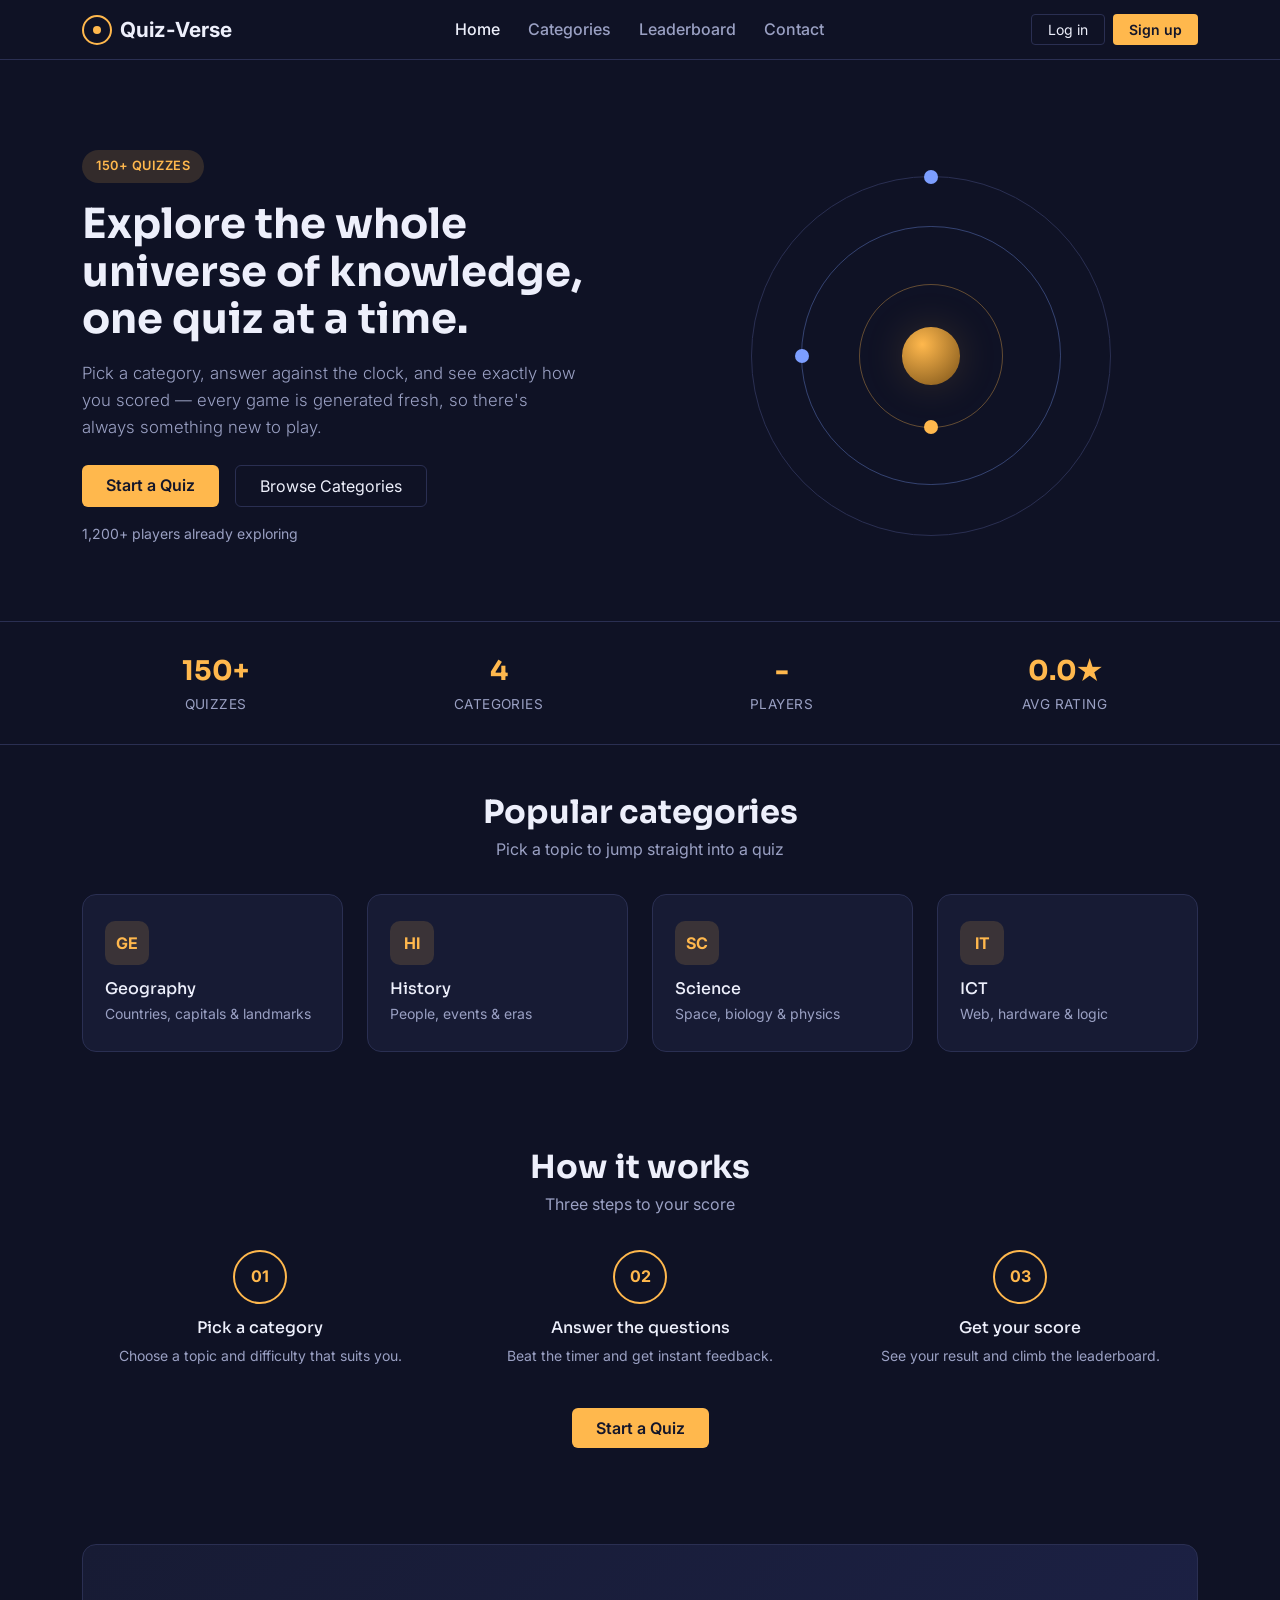
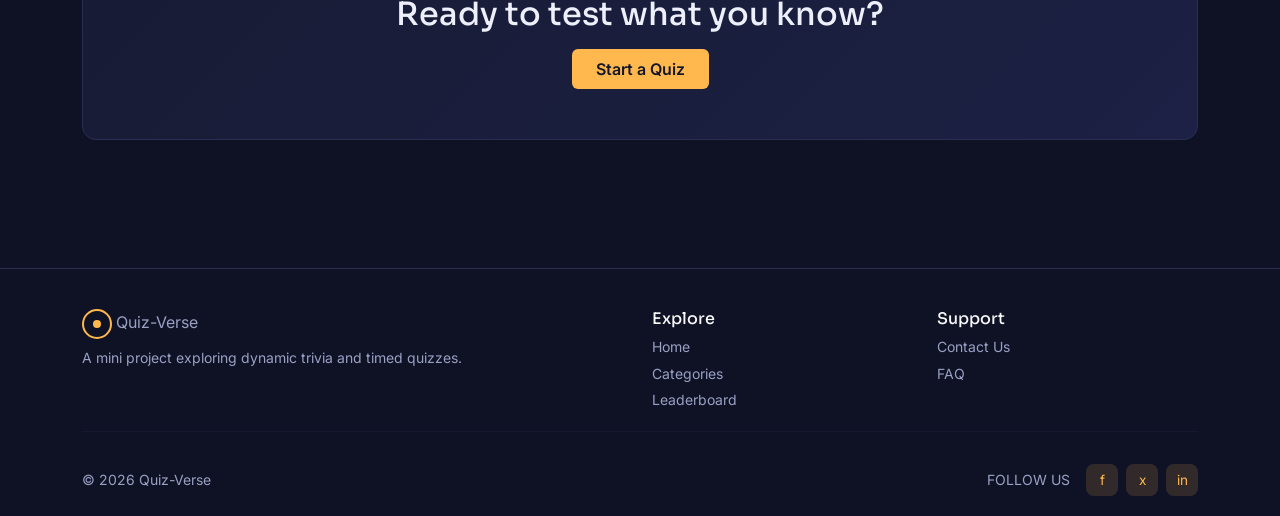
<file: index.html>
<!DOCTYPE html>
<html lang="en">
<head>
  <meta charset="UTF-8">
  <title>Quiz-Verse | Explore the Universe of Knowledge</title>
  <meta name="viewport" content="width=device-width, initial-scale=1.0">
  <meta name="description" content="Quiz-Verse is a dynamic trivia game with instant feedback and a live leaderboard.">

  <link href="https://cdn.jsdelivr.net/npm/bootstrap@5.3.3/dist/css/bootstrap.min.css" rel="stylesheet">
  <link rel="preconnect" href="https://fonts.googleapis.com">
  <link href="https://fonts.googleapis.com/css2?family=Sora:wght@400;600;700&family=Inter:wght@400;500;600&display=swap" rel="stylesheet">
  <link rel="stylesheet" href="style.css">
</head>
<body>

  <nav class="navbar navbar-expand-lg navbar-qv sticky-top">
    <div class="container">
      <a class="navbar-brand" href="index.html">
        <span class="brand-mark"><span></span></span> Quiz-Verse
      </a>
      <button class="navbar-toggler" type="button" data-bs-toggle="collapse" data-bs-target="#navMain">
        <span class="navbar-toggler-icon"></span>
      </button>
      <div class="collapse navbar-collapse" id="navMain">
        <ul class="navbar-nav mx-auto">
          <li class="nav-item"><a class="nav-link active" href="index.html">Home</a></li>
          <li class="nav-item"><a class="nav-link js-scroll" href="#categories">Categories</a></li>
          <li class="nav-item"><a class="nav-link" href="#" data-bs-toggle="modal" data-bs-target="#leaderboardModal">Leaderboard</a></li>
          <li class="nav-item"><a class="nav-link" href="contact.html">Contact</a></li>
        </ul>
        <div class="d-flex gap-2">
          <button type="button" class="btn btn-outline-qv btn-sm px-3" data-bs-toggle="modal" data-bs-target="#loginModal">Log in</button>
          <button type="button" class="btn btn-accent btn-sm px-3" data-bs-toggle="modal" data-bs-target="#signupModal">Sign up</button>
        </div>
      </div>
    </div>
  </nav>


  <header class="hero">
    <div class="container">
      <div class="row align-items-center g-5">
        <div class="col-lg-6">
          <span class="eyebrow">150+ QUIZZES</span>
          <h1>Explore the whole universe of knowledge, one quiz at a time.</h1>
          <p class="lead my-3">Pick a category, answer against the clock, and see exactly how you scored — every game is generated fresh, so there's always something new to play.</p>
          <div class="d-flex flex-wrap gap-3 mt-4">
            <a href="quiz.html" class="btn btn-accent px-4 py-2">Start a Quiz</a>
            <a href="#categories" class="btn btn-outline-qv px-4 py-2 js-scroll">Browse Categories</a>
          </div>
          <p class="text-muted small mt-3">1,200+ players already exploring</p>
        </div>
        <div class="col-lg-6">
         <div class="orbit-wrap">
  
  
  <div class="orbit-ring">
    <div class="orbit-dot" style="top: 0; left: 50%; transform: translate(-50%, -50%);"></div>
  </div>

  
  <div class="orbit-ring ring-2">
    <div class="orbit-dot" style="top: 50%; left: 0; transform: translate(-50%, -50%);"></div>
  </div>

  
  <div class="orbit-ring ring-3">
    <div class="orbit-dot" style="top: 100%; left: 50%; background: var(--accent); transform: translate(-50%, -50%);"></div>
  </div>

  
  <div class="orbit-core"></div>

</div>
        </div>
      </div>
    </div>
  </header>

  <section class="stats-strip">
    <div class="container">
      <div class="row text-center g-3">
        <div class="col-6 col-md-3">
          <div class="stat-num">150+</div><div class="stat-label">Quizzes</div>
        </div>
        <div class="col-6 col-md-3">
          <div class="stat-num">4</div><div class="stat-label">Categories</div>
        </div>
        <div class="col-6 col-md-3">
          <div class="stat-num">-</div><div class="stat-label">Players</div>
        </div>
        <div class="col-6 col-md-3">
          <div class="stat-num">0.0★</div><div class="stat-label">Avg Rating</div>
        </div>
      </div>
    </div>
  </section>

  
  <section class="py-5" id="categories">
    <div class="container">
      <h2 class="section-title text-center">Popular categories</h2>
      <p class="section-sub text-center">Pick a topic to jump straight into a quiz</p>
      <div class="row g-4">
        <div class="col-6 col-lg-3">
          <div class="qv-card">
            <div class="category-icon">GE</div>
            <h3 class="h6 mb-1">Geography</h3>
            <p class="text-muted small mb-0">Countries, capitals & landmarks</p>
          </div>
        </div>
        <div class="col-6 col-lg-3">
          <div class="qv-card">
            <div class="category-icon">HI</div>
            <h3 class="h6 mb-1">History</h3>
            <p class="text-muted small mb-0">People, events & eras</p>
          </div>
        </div>
        <div class="col-6 col-lg-3">
          <div class="qv-card">
            <div class="category-icon">SC</div>
            <h3 class="h6 mb-1">Science</h3>
            <p class="text-muted small mb-0">Space, biology & physics</p>
          </div>
        </div>
        <div class="col-6 col-lg-3">
          <div class="qv-card">
            <div class="category-icon">IT</div>
            <h3 class="h6 mb-1">ICT</h3>
            <p class="text-muted small mb-0">Web, hardware & logic</p>
          </div>
        </div>
      </div>
    </div>
  </section>

  <section class="py-5">
    <div class="container">
      <h2 class="section-title text-center">How it works</h2>
      <p class="section-sub text-center">Three steps to your score</p>
      <div class="row g-4 text-center">
        <div class="col-md-4">
          <div class="step-circle">01</div>
          <h3 class="h6">Pick a category</h3>
          <p class="text-muted small">Choose a topic and difficulty that suits you.</p>
        </div>
        <div class="col-md-4">
          <div class="step-circle">02</div>
          <h3 class="h6">Answer the questions</h3>
          <p class="text-muted small">Beat the timer and get instant feedback.</p>
        </div>
        <div class="col-md-4">
          <div class="step-circle">03</div>
          <h3 class="h6">Get your score</h3>
          <p class="text-muted small">See your result and climb the leaderboard.</p>
        </div>
      </div>
      <div class="text-center mt-4">
        <a href="quiz.html" class="btn btn-accent px-4 py-2">Start a Quiz</a>
      </div>
    </div>
  </section>

  <section class="py-5">
    <div class="container">
      <div class="cta-band">
        <h2 class="mb-3">Ready to test what you know?</h2>
        <a href="quiz.html" class="btn btn-accent px-4 py-2">Start a Quiz</a>
      </div>
    </div>
  </section>

  <footer>
    <div class="container">
      <div class="row g-4">
        <div class="col-md-6">
          <a class="navbar-brand" href="index.html"><span class="brand-mark"><span></span></span> Quiz-Verse</a>
          <p class="small mt-2">A mini project exploring dynamic trivia and timed quizzes.</p>
        </div>
        <div class="col-6 col-md-3">
          <h3 class="h6 text-light">Explore</h3>
          <p class="small mb-1"><a href="index.html">Home</a></p>
          <p class="small mb-1"><a href="#categories" class="js-scroll">Categories</a></p>
          <p class="small mb-1"><a href="#" data-bs-toggle="modal" data-bs-target="#leaderboardModal">Leaderboard</a></p>
        </div>
        <div class="col-6 col-md-3">
          <h3 class="h6 text-light">Support</h3>
          <p class="small mb-1"><a href="contact.html">Contact Us</a></p>
          <p class="small mb-1"><a href="contact.html#faq">FAQ</a></p>
        </div>
      </div>
      <hr style="border-color: var(--border);">
    <div class="col-12 d-flex justify-content-between align-items-center pt-2">
  <div class="col-12 d-flex justify-content-between align-items-center pt-2">
  <p class="small mb-0">&copy; 2026 Quiz-Verse</p>
  <div class="d-flex align-items-center gap-2">
    <span class="text-muted small text-uppercase me-2">Follow us</span>
    <a href="#" class="contact-icon d-inline-flex align-items-center justify-content-center text-decoration-none" style="width: 32px; height: 32px; font-size: 0.85rem;">f</a>
    <a href="#" class="contact-icon d-inline-flex align-items-center justify-content-center text-decoration-none" style="width: 32px; height: 32px; font-size: 0.85rem;">x</a>
    <a href="#" class="contact-icon d-inline-flex align-items-center justify-content-center text-decoration-none" style="width: 32px; height: 32px; font-size: 0.85rem;">in</a>
  </div>
</div>
</div>
    </div>
  </footer>
  <div class="modal fade" id="loginModal" tabindex="-1" aria-labelledby="loginModalLabel" aria-hidden="true">
    <div class="modal-dialog modal-dialog-centered">
      <div class="modal-content" style="background-color: var(--bg-card); border-color: var(--border);">
        <div class="modal-header" style="border-bottom-color: var(--border);">
          <h5 class="modal-title" id="loginModalLabel" style="font-family: 'Sora', sans-serif;">Log In</h5>
          <button type="button" class="btn-close btn-close-white" data-bs-dismiss="modal" aria-label="Close"></button>
        </div>
        <div class="modal-body">
          <form>
            <div class="mb-3">
              <label for="loginEmail" class="form-label text-muted">Email address</label>
              <input type="email" class="form-control form-control-qv" id="loginEmail" placeholder="name@example.com">
            </div>
            <div class="mb-3">
              <label for="loginPassword" class="form-label text-muted">Password</label>
              <input type="password" class="form-control form-control-qv" id="loginPassword">
            </div>
            <button type="submit" class="btn btn-accent w-100 mt-3">Login</button>
          </form>
        </div>
      </div>
    </div>
  </div>

  <div class="modal fade" id="signupModal" tabindex="-1" aria-labelledby="signupModalLabel" aria-hidden="true">
    <div class="modal-dialog modal-dialog-centered">
      <div class="modal-content" style="background-color: var(--bg-card); border-color: var(--border);">
        <div class="modal-header" style="border-bottom-color: var(--border);">
          <h5 class="modal-title" id="signupModalLabel" style="font-family: 'Sora', sans-serif;">Create an Account</h5>
          <button type="button" class="btn-close btn-close-white" data-bs-dismiss="modal" aria-label="Close"></button>
        </div>
        <div class="modal-body">
          <form>
            <div class="mb-3">
              <label for="signupName" class="form-label text-muted">Full Name</label>
              <input type="text" class="form-control form-control-qv" id="signupName" placeholder="John Doe">
            </div>
            <div class="mb-3">
              <label for="signupEmail" class="form-label text-muted">Email address</label>
              <input type="email" class="form-control form-control-qv" id="signupEmail" placeholder="name@example.com">
            </div>
            <div class="mb-3">
              <label for="signupPassword" class="form-label text-muted">Password</label>
              <input type="password" class="form-control form-control-qv" id="signupPassword">
            </div>
            <button type="submit" class="btn btn-accent w-100 mt-3">Sign Up</button>
          </form>
        </div>
      </div>
    </div>
  </div>
  
  <div class="modal fade" id="leaderboardModal" tabindex="-1" aria-labelledby="leaderboardModalLabel" aria-hidden="true">
    <div class="modal-dialog modal-dialog-centered">
      <div class="modal-content" style="background-color: var(--bg-card); border-color: var(--border);">
        <div class="modal-header" style="border-bottom-color: var(--border);">
          <h5 class="modal-title" id="leaderboardModalLabel" style="font-family: 'Sora', sans-serif;">Top Explorers</h5>
          <button type="button" class="btn-close btn-close-white" data-bs-dismiss="modal" aria-label="Close"></button>
        </div>
        <div class="modal-body text-center py-5">
          <h4 class="text-white mb-3">Leaderboard Coming Soon!</h4>
          <p class="text-muted">Keep practicing your quizzes to secure your spot at the top.</p>
          <button type="button" class="btn btn-outline-qv mt-3" data-bs-dismiss="modal">Close</button>
        </div>
      </div>
    </div>
  </div>
 <script src="https://cdn.jsdelivr.net/npm/bootstrap@5.3.3/dist/js/bootstrap.bundle.min.js"></script>
  <script src="script.js"></script>
</body>
</html>
</file>
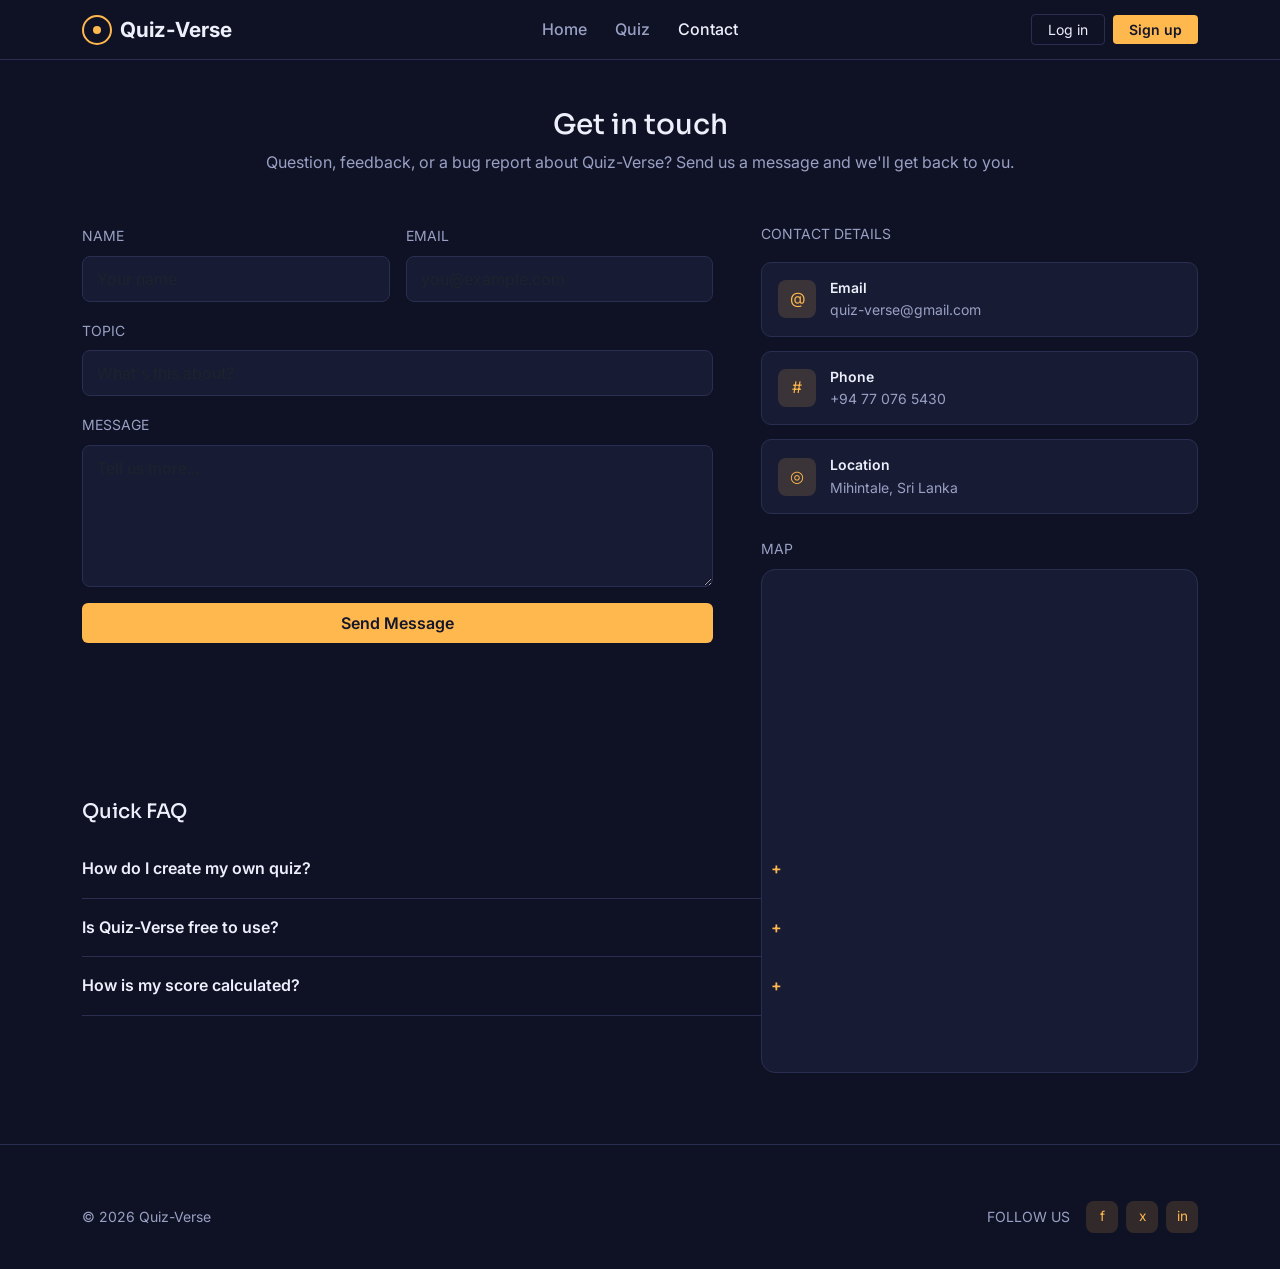
<file: contact.html>
<!DOCTYPE html>
<html lang="en">
<head>
  <meta charset="UTF-8">
  <title>Contact Us | Quiz-Verse</title>
  <meta name="viewport" content="width=device-width, initial-scale=1.0">

  <link href="https://cdn.jsdelivr.net/npm/bootstrap@5.3.3/dist/css/bootstrap.min.css" rel="stylesheet">
  <link rel="preconnect" href="https://fonts.googleapis.com">
  <link href="https://fonts.googleapis.com/css2?family=Sora:wght@400;600;700&family=Inter:wght@400;500;600&display=swap" rel="stylesheet">
  <link rel="stylesheet" href="style.css">
</head>
<body>

  
 <nav class="navbar navbar-expand-lg navbar-qv sticky-top">
  <div class="container">
    <a class="navbar-brand" href="index.html">
      <span class="brand-mark"><span></span></span> Quiz-Verse
    </a>
    <button class="navbar-toggler" type="button" data-bs-toggle="collapse" data-bs-target="#navMain" aria-controls="navMain" aria-expanded="false" aria-label="Toggle navigation">
      <span class="navbar-toggler-icon"></span>
    </button>
    <div class="collapse navbar-collapse" id="navMain">
      <ul class="navbar-nav mx-auto">
        <li class="nav-item"><a class="nav-link" href="index.html">Home</a></li>
        <li class="nav-item"><a class="nav-link" href="quiz.html">Quiz</a></li>
        <li class="nav-item"><a class="nav-link active" href="contact.html">Contact</a></li>
      </ul>
      <a href="#" class="btn btn-outline-qv btn-sm px-3 me-2" data-bs-toggle="modal" data-bs-target="#loginModal">Log in</a>
      <a href="#" class="btn btn-accent btn-sm px-3" data-bs-toggle="modal" data-bs-target="#signupModal">Sign up</a>
    </div>
  </div>
</nav>
  

  <main class="container py-5">
    <div class="text-center mb-5">
      <h1 class="h3">Get in touch</h1>
      <p class="text-muted">Question, feedback, or a bug report about Quiz-Verse? Send us a message and we'll get back to you.</p>
    </div>

    <div class="row g-5">
      
      <div class="col-lg-7">
        <form id="contactForm" novalidate>
          <div class="row g-3">
            <div class="col-md-6">
              <label for="cfName" class="form-label small text-muted text-uppercase">Name</label>
              <input type="text" id="cfName" class="form-control form-control-qv" placeholder="Your name">
              <div class="invalid-feedback-qv">Please enter at least 2 characters.</div>
            </div>
            <div class="col-md-6">
              <label for="cfEmail" class="form-label small text-muted text-uppercase">Email</label>
              <input type="email" id="cfEmail" class="form-control form-control-qv" placeholder="you@example.com">
              <div class="invalid-feedback-qv">Please enter a valid email address.</div>
            </div>
            <div class="col-12">
              <label for="cfTopic" class="form-label small text-muted text-uppercase">Topic</label>
              <input type="text" id="cfTopic" class="form-control form-control-qv" placeholder="What's this about?">
              <div class="invalid-feedback-qv">Please enter a short topic.</div>
            </div>
            <div class="col-12">
              <label for="cfMessage" class="form-label small text-muted text-uppercase">Message</label>
              <textarea id="cfMessage" rows="5" class="form-control form-control-qv" placeholder="Tell us more..."></textarea>
              <div class="invalid-feedback-qv">Please enter at least 10 characters.</div>
            </div>
            <div class="col-12">
              <button type="submit" class="btn btn-accent px-4 py-2 w-100 w-md-auto">Send Message</button>
              <p id="formSuccessMsg" class="text-success small mt-3 mb-0">✓ Message sent — thanks for reaching out! We'll reply soon.</p>
            </div>
          </div>
        </form>
      </div>

      <div class="col-lg-5">
        <p class="text-muted small text-uppercase mb-3">Contact details</p>

        <div class="contact-detail">
          <span class="contact-icon">@</span>
          <div>
            <div class="fw-semibold small">Email</div>
            <div class="text-muted small">quiz-verse@gmail.com</div>
          </div>
        </div>
        <div class="contact-detail">
          <span class="contact-icon">#</span>
          <div>
            <div class="fw-semibold small">Phone</div>
            <div class="text-muted small">+94 77 076 5430</div>
          </div>
        </div>
        <div class="contact-detail">
          <span class="contact-icon">◎</span>
          <div>
            <div class="fw-semibold small">Location</div>
            <div class="text-muted small">Mihintale, Sri Lanka</div>
          </div>
        </div>

        <p class="text-muted small text-uppercase mb-2 mt-4">Map</p>
        <div class="qv-card p-0 overflow-hidden" style="min-height:60px;">
          <span class="text-muted small"><iframe src="https://www.google.com/maps/embed?pb=!1m18!1m12!1m3!1d15797.77!2d80.505!3d8.351!2m3!1f0!2f0!3f0!3m2!1i1024!2i768!4f13.1!3m3!1m2!1s0xafc9c5d123456789%3A0x123456789abcdef!2sMihintale%2C+Sri+Lanka!5e0!3m2!1sen!2slk!4v1650000000000!5m2!1sen!2slk" width="100%" height="100%" style="border:0; border-radius: 12px;" allowfullscreen="" loading="lazy"></iframe></span>
        </div>

      
      </div>
    </div>

    
    <div class="mt-5 pt-4" id="faq" style="max-width: 700px;">
      <h2 class="h5 mb-3">Quick FAQ</h2>

      <div class="faq-item">
        <div class="faq-question">How do I create my own quiz? <span class="plus">+</span></div>
        <div class="faq-answer"><p>Sign up, choose "Create Quiz" from your dashboard, then add your own questions and answers to a new category.</p></div>
      </div>

      <div class="faq-item">
        <div class="faq-question">Is Quiz-Verse free to use? <span class="plus">+</span></div>
        <div class="faq-answer"><p>Yes — all core features, including unlimited quizzes and the leaderboard, are completely free.</p></div>
      </div>

      <div class="faq-item">
        <div class="faq-question">How is my score calculated? <span class="plus">+</span></div>
        <div class="faq-answer"><p>You earn one point per correct answer, plus small speed bonuses for answering well before the timer runs out.</p></div>
      </div>
    </div>
  </main>

  <footer>
  <div class="container d-flex justify-content-between align-items-center py-3">
    <p class="small mb-0">&copy; 2026 Quiz-Verse</p>
    <div class="d-flex align-items-center gap-2">
      <span class="text-muted small text-uppercase me-2">Follow us</span>
      <a href="#" class="contact-icon" style="width: 32px; height: 32px; font-size: 0.85rem;">f</a>
      <a href="#" class="contact-icon" style="width: 32px; height: 32px; font-size: 0.85rem;">x</a>
      <a href="#" class="contact-icon" style="width: 32px; height: 32px; font-size: 0.85rem;">in</a>
    </div>
  </div>
</footer> 
 
  <div class="modal fade" id="loginModal" tabindex="-1" aria-labelledby="loginModalLabel" aria-hidden="true">
    <div class="modal-dialog modal-dialog-centered">
      <div class="modal-content" style="background-color: var(--bg-card); border-color: var(--border);">
        <div class="modal-header" style="border-bottom-color: var(--border);">
          <h5 class="modal-title" id="loginModalLabel" style="font-family: 'Sora', sans-serif;">Log In</h5>
          <button type="button" class="btn-close btn-close-white" data-bs-dismiss="modal" aria-label="Close"></button>
        </div>
        <div class="modal-body">
          <form>
            <div class="mb-3">
              <label for="loginEmail" class="form-label text-muted">Email address</label>
              <input type="email" class="form-control form-control-qv" id="loginEmail" placeholder="name@example.com">
            </div>
            <div class="mb-3">
              <label for="loginPassword" class="form-label text-muted">Password</label>
              <input type="password" class="form-control form-control-qv" id="loginPassword">
            </div>
            <button type="submit" class="btn btn-accent w-100 mt-3">Login</button>
          </form>
        </div>
      </div>
    </div>
  </div>

  <div class="modal fade" id="signupModal" tabindex="-1" aria-labelledby="signupModalLabel" aria-hidden="true">
    <div class="modal-dialog modal-dialog-centered">
      <div class="modal-content" style="background-color: var(--bg-card); border-color: var(--border);">
        <div class="modal-header" style="border-bottom-color: var(--border);">
          <h5 class="modal-title" id="signupModalLabel" style="font-family: 'Sora', sans-serif;">Create an Account</h5>
          <button type="button" class="btn-close btn-close-white" data-bs-dismiss="modal" aria-label="Close"></button>
        </div>
        <div class="modal-body">
          <form>
            <div class="mb-3">
              <label for="signupName" class="form-label text-muted">Full Name</label>
              <input type="text" class="form-control form-control-qv" id="signupName" placeholder="John Doe">
            </div>
            <div class="mb-3">
              <label for="signupEmail" class="form-label text-muted">Email address</label>
              <input type="email" class="form-control form-control-qv" id="signupEmail" placeholder="name@example.com">
            </div>
            <div class="mb-3">
              <label for="signupPassword" class="form-label text-muted">Password</label>
              <input type="password" class="form-control form-control-qv" id="signupPassword">
            </div>
            <button type="submit" class="btn btn-accent w-100 mt-3">Sign Up</button>
          </form>
        </div>
      </div>
    </div>
  </div>

  <script src="https://cdn.jsdelivr.net/npm/bootstrap@5.3.3/dist/js/bootstrap.bundle.min.js"></script>
  <script src="script.js"></script>
</body>
</html>
</file>
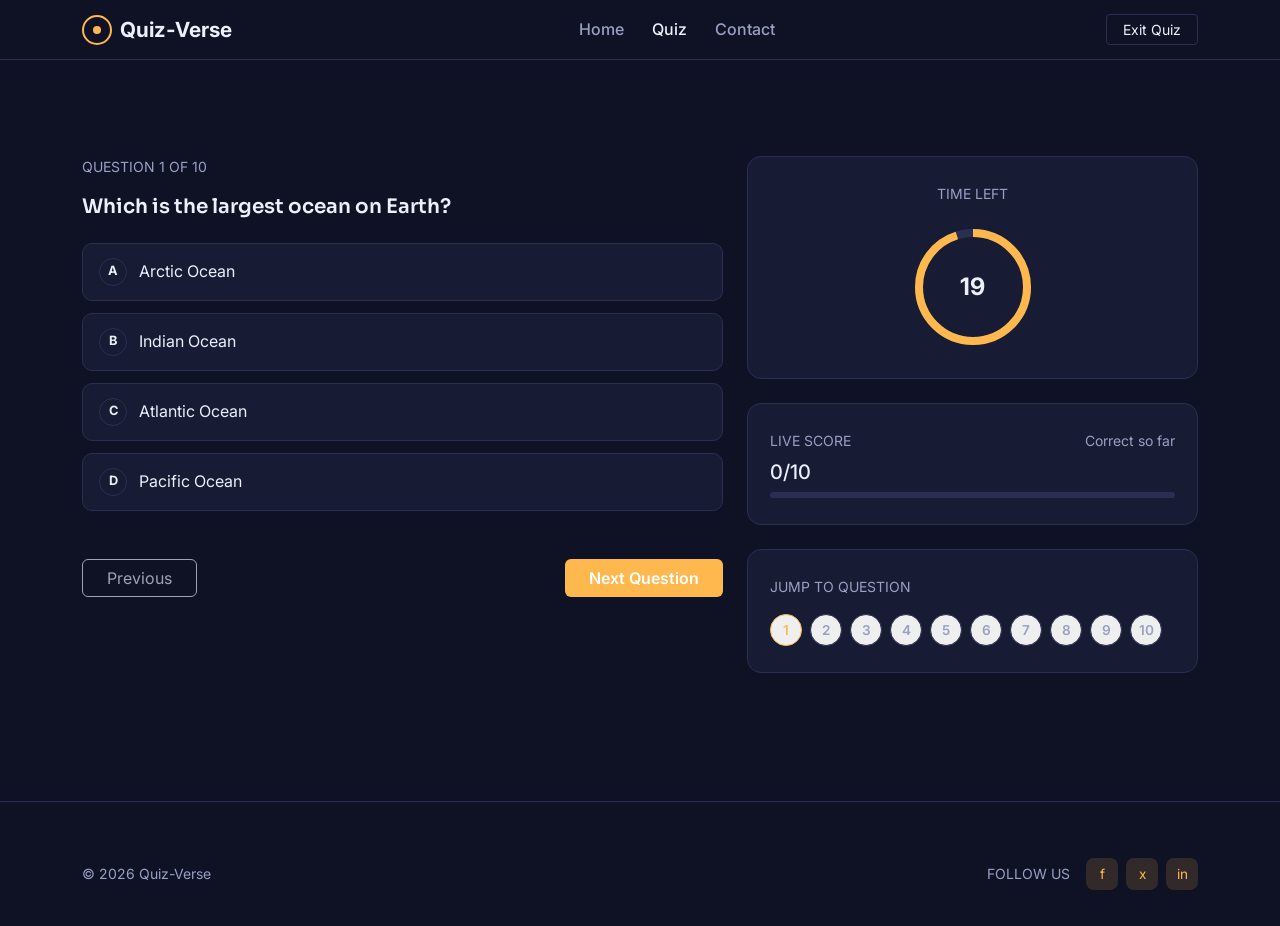
<file: quiz.html>
<!DOCTYPE html>
<html lang="en">
<head>
  <meta charset="UTF-8">
  <title>Play a Quiz | Quiz-Verse</title>
  <meta name="viewport" content="width=device-width, initial-scale=1.0">

  <link href="https://cdn.jsdelivr.net/npm/bootstrap@5.3.3/dist/css/bootstrap.min.css" rel="stylesheet">
  <link rel="preconnect" href="https://fonts.googleapis.com">
  <link href="https://fonts.googleapis.com/css2?family=Sora:wght@400;600;700&family=Inter:wght@400;500;600&display=swap" rel="stylesheet">

  <link rel="stylesheet" href="style.css">
</head>
<body class="d-flex flex-column min-vh-100">

  <nav class="navbar navbar-expand-lg navbar-qv sticky-top">
    <div class="container">
      <a class="navbar-brand" href="index.html">
        <span class="brand-mark"><span></span></span> Quiz-Verse
      </a>
      <button class="navbar-toggler" type="button" data-bs-toggle="collapse" data-bs-target="#navMain">
        <span class="navbar-toggler-icon"></span>
      </button>
      <div class="collapse navbar-collapse" id="navMain">
        <ul class="navbar-nav mx-auto">
          <li class="nav-item"><a class="nav-link" href="index.html">Home</a></li>
          <li class="nav-item"><a class="nav-link active" href="quiz.html">Quiz</a></li>
          <li class="nav-item"><a class="nav-link" href="contact.html">Contact</a></li>
        </ul>
        <a href="index.html" class="btn btn-outline-qv btn-sm px-3">Exit Quiz</a>
      </div>
    </div>
  </nav>

  <main class="container py-5 flex-grow-1" id="quizRoot">

    <p id="quizLoading" class="text-center text-muted">Loading questions&hellip; </p>

    <div id="quizPanel">

      
      <div class="d-flex justify-content-center gap-3 mb-5 d-none d-md-flex" id="topProgressBubbles">
        
      </div>

      <div class="row g-4 align-items-start">
        
      
        <div class="col-lg-7">
          
          <div id="quizQuestionArea">
            <p id="qNumber" class="text-muted small text-uppercase mb-2">Question 1 of 10</p>
            <h2 id="qText" class="h5 mb-4 fw-semibold mt-3"></h2>
            <div id="answerOptions"></div>
            <div id="feedbackBox" class="feedback-box mt-3"></div>
            <div class="d-flex justify-content-between mt-5">
              <button id="prevBtn" class="btn btn-outline-qv px-4">Previous</button>
              <button id="nextBtn" class="btn btn-accent px-4 text-white">Next Question</button>
            </div>
          </div>

          <div id="resultPanel" class="text-center mt-5" style="display:none;"> 
            <div class="qv-card mx-auto" style="padding: 3rem 1.5rem;">
              
              <div class="d-flex flex-column align-items-center justify-content-center mx-auto mb-4"
                   style="border: 2px solid var(--border); border-radius: 50%; width: 140px; height: 140px;">
                <div id="resultPercent" class="h3 fw-semibold mb-0">0%</div>
                <div id="resultFraction" class="text-muted small mt-1">0/10</div>
              </div>
              
              <p class="mt-3 mb-1 fw-semibold">Nice work - check your rank on the leaderboard!</p>
              <p class="text-muted small mb-4 pb-2">Your result has been added to today's board.</p>
              
              <div class="d-flex justify-content-center gap-3">
                <button id="retryBtn" class="btn btn-outline-qv px-4">Try Another Quiz</button>
                <a href="index.html" class="btn btn-accent text-white px-4">Back Home</a>
              </div>

            </div>
          </div>

        </div> 

        <div class="col-lg-5">

          <div class="qv-card mb-4 text-center">
            <p class="text-muted small text-uppercase mb-3">Time left</p>
            <div class="timer-ring-wrap mx-auto position-relative" style="width: 130px; height: 130px;">
              <svg width="130" height="130">
                <circle cx="65" cy="65" r="54" stroke-width="8" stroke="var(--border)" fill="none"/>
                <circle id="timerRingProgress" cx="65" cy="65" r="54"
                        stroke-width="8" stroke="var(--accent)" fill="none"
                        stroke-dasharray="339.29" stroke-dashoffset="0"
                        style="transition: stroke-dashoffset 1s linear;"/>
              </svg>
              <div class="position-absolute top-50 start-50 translate-middle d-flex flex-column">
                <span id="timerNum" class="t-num fw-bold fs-4">20</span>
              </div>
            </div>
          </div>

    
          
          <div class="qv-card mb-4">
            <div class="d-flex justify-content-between small text-muted mb-2">
              <span class="text-uppercase">Live score</span>
              <span>Correct so far</span>
            </div>
            <div class="d-flex justify-content-between align-items-center">
              <span id="liveScore" class="h5 mb-0">0/10</span>
            </div>
            <div class="progress mt-2" style="height:6px; background:var(--border);">
              <div id="scoreBar" class="progress-bar" style="width:0%; background:var(--accent);"></div>
            </div>
          </div>

          <div class="qv-card ">
            <p class="text-muted small text-uppercase mb-3">Jump to question</p>
            <div id="questionNav" class="d-flex flex-wrap gap-2">
               
               <div class="rounded-circle bg-white" style="width:24px; height:24px;"></div>
               <div class="rounded-circle bg-white" style="width:24px; height:24px;"></div>
               <div class="rounded-circle bg-white" style="width:24px; height:24px;"></div>
               <div class="rounded-circle bg-white" style="width:24px; height:24px;"></div>
               <div class="rounded-circle bg-white" style="width:24px; height:24px;"></div>
               <div class="rounded-circle bg-white" style="width:24px; height:24px;"></div>
               <div class="rounded-circle bg-white" style="width:24px; height:24px;"></div>
               <div class="rounded-circle bg-white" style="width:24px; height:24px;"></div>
               <div class="rounded-circle bg-white" style="width:24px; height:24px;"></div>
               <div class="rounded-circle bg-white" style="width:24px; height:24px;"></div>
            </div>
          </div>

        </div> 
      </div> 
    </div> 
  </main>

 <footer>
  <div class="container d-flex justify-content-between align-items-center py-3">
    <p class="small mb-0">&copy; 2026 Quiz-Verse</p>
    <div class="d-flex align-items-center gap-2">
      <span class="text-muted small text-uppercase me-2">Follow us</span>
      <a href="#" class="contact-icon" style="width: 32px; height: 32px; font-size: 0.85rem;">f</a>
      <a href="#" class="contact-icon" style="width: 32px; height: 32px; font-size: 0.85rem;">x</a>
      <a href="#" class="contact-icon" style="width: 32px; height: 32px; font-size: 0.85rem;">in</a>
    </div>
  </div>
</footer>
   <script src="https://cdn.jsdelivr.net/npm/bootstrap@5.3.3/dist/js/bootstrap.bundle.min.js"></script>
  <script src="script.js"></script>
  </body>
  </html>
</file>
<file: style.css>
:root {
  --bg: #0F1225;
  --bg-card: #171B34;
  --bg-card-hover: #1E2340;
  --accent: #FFB84D;
  --accent-soft: rgba(255, 184, 77, 0.15);
  --blue: #7C9EFF;
  --text: #EDEFFB;
  --muted: #9AA0C3;
  --success: #4ADE80;
  --danger: #F87171;
  --border: #2A2F52;
  --radius: 14px;
}

* { box-sizing: border-box; }
.text-muted{color: var(--muted) !important;}

body {
  background-color: var(--bg);
  color: var(--text);
  font-family: 'Inter', sans-serif;
  line-height: 1.6;
}

h1, h2, h3, .brand, .display {
  font-family: 'Sora', sans-serif;
}

a { text-decoration: none; }


.navbar-qv {
  background-color: var(--bg);
  border-bottom: 1px solid var(--border);
}

.navbar-qv .navbar-brand {
  color: var(--text);
  font-weight: 700;
  font-size: 1.3rem;
  display: flex;
  align-items: center;
  gap: 8px;
}

.brand-mark {
  width: 30px;
  height: 30px;
  border-radius: 50%;
  border: 2px solid var(--accent);
  display: inline-flex;
  align-items: center;
  justify-content: center;
}

.brand-mark span {
  width: 8px;
  height: 8px;
  background: var(--accent);
  border-radius: 50%;
}

.navbar-qv .nav-link {
  color: var(--muted);
  font-weight: 500;
  margin: 0 6px;
}

.navbar-qv .nav-link:hover,
.navbar-qv .nav-link.active {
  color: var(--text);
}

.btn-accent {
  background-color: var(--accent);
  color: #14162A;
  font-weight: 600;
  border: none;
}

.btn-accent:hover {
  background-color: #ffc670;
  color: #14162A;
}

.btn-outline-qv {
  border: 1px solid var(--border);
  color: var(--text);
}

.btn-outline-qv:hover {
  border-color: var(--accent);
  color: var(--accent);
}


.hero {
  padding: 90px 0 60px;
}

.eyebrow {
  display: inline-block;
  background: var(--accent-soft);
  color: var(--accent);
  font-size: 0.8rem;
  font-weight: 600;
  letter-spacing: 0.04em;
  padding: 6px 14px;
  border-radius: 999px;
  margin-bottom: 18px;
}

.hero h1 {
  font-size: 2.6rem;
  font-weight: 700;
  line-height: 1.15;
}

.hero p.lead {
  color: var(--muted);
  font-size: 1.05rem;
  max-width: 500px;
}


.orbit-wrap {
  position: relative;
  width: 100%;
  aspect-ratio: 1 / 1;
  max-width: 360px;
  margin: 0 auto;
}

.orbit-ring {
  position: absolute;
  inset: 0;
  border: 1px solid var(--border);
  border-radius: 50%;
  animation: spin 30s linear infinite;
}

.orbit-ring.ring-2 {
  inset: 14%;
  border-color: rgba(124, 158, 255, 0.35);
  animation: spin 20s linear infinite reverse;
}

.orbit-ring.ring-3 {
  inset: 30%;
  border-color: rgba(255, 184, 77, 0.35);
  animation: spin 12s linear infinite;
}

.orbit-core {
  position: absolute;
  inset: 42%;
  border-radius: 50%;
  background: radial-gradient(circle at 35% 30%, var(--accent), #7a5218);
  box-shadow: 0 0 40px var(--accent-soft);
}

.orbit-dot {
  position: absolute;
  width: 14px;
  height: 14px;
  border-radius: 50%;
  background: var(--blue);
}

@keyframes spin {
  from { transform: rotate(0deg); }
  to { transform: rotate(360deg); }
}

@media (prefers-reduced-motion: reduce) {
  .orbit-ring.ring-2, .orbit-ring.ring-3 { animation: none; }
}


.stats-strip {
  border-top: 1px solid var(--border);
  border-bottom: 1px solid var(--border);
  padding: 28px 0;
}

.stat-num {
  font-family: 'Sora', sans-serif;
  font-size: 1.7rem;
  font-weight: 700;
  color: var(--accent);
}

.stat-label {
  color: var(--muted);
  font-size: 0.85rem;
  letter-spacing: 0.03em;
  text-transform: uppercase;
}


.section-title {
  font-weight: 700;
  margin-bottom: 6px;
}

.section-sub {
  color: var(--muted);
  margin-bottom: 32px;
}

.qv-card {
  background: var(--bg-card);
  border: 1px solid var(--border);
  border-radius: var(--radius);
  padding: 26px 22px;
  height: 100%;
  transition: transform .18s ease, border-color .18s ease;
}

.qv-card:hover {
  transform: translateY(-4px);
  border-color: var(--accent);
}

.category-icon {
  width: 44px;
  height: 44px;
  border-radius: 10px;
  background: var(--accent-soft);
  color: var(--accent);
  display: flex;
  align-items: center;
  justify-content: center;
  font-weight: 700;
  margin-bottom: 14px;
}

.step-circle {
  width: 54px;
  height: 54px;
  border-radius: 50%;
  border: 2px solid var(--accent);
  color: var(--accent);
  display: flex;
  align-items: center;
  justify-content: center;
  font-weight: 700;
  margin: 0 auto 14px;
}

.cta-band {
  background: linear-gradient(135deg, var(--bg-card), #1c2145);
  border: 1px solid var(--border);
  border-radius: var(--radius);
  padding: 50px 20px;
  text-align: center;
}

footer {
  border-top: 1px solid var(--border);
  padding: 40px 0 20px;
  color: var(--muted);
}

footer a { color: var(--muted); }
footer a:hover { color: var(--accent); }

.quiz-topbar {
  background: var(--bg-card);
  border: 1px solid var(--border);
  border-radius: var(--radius);
  padding: 14px 20px;
}

.q-pill {
  width: 32px;
  height: 32px;
  border-radius: 50%;
  border: 1px solid var(--border);
  color: var(--muted);
  display: inline-flex;
  align-items: center;
  justify-content: center;
  font-size: 0.85rem;
  font-weight: 600;
}

.q-pill.current {
  border-color: var(--accent);
  color: var(--accent);
}

.q-pill.answered {
  background: var(--accent-soft);
  border-color: var(--accent);
  color: var(--accent);
}

.answer-option {
  display: flex;
  align-items: center;
  gap: 12px;
  background: var(--bg-card);
  border: 1px solid var(--border);
  border-radius: 10px;
  padding: 14px 16px;
  margin-bottom: 12px;
  cursor: pointer;
  transition: border-color .15s ease, background .15s ease;
}

.answer-option:hover {
  border-color: var(--blue);
}

.answer-option.selected {
  border-color: var(--blue);
  background: rgba(124, 158, 255, 0.1);
}

.answer-option.correct {
  border-color: var(--success);
  background: rgba(74, 222, 128, 0.12);
}

.answer-option.incorrect {
  border-color: var(--danger);
  background: rgba(248, 113, 113, 0.12);
}

.answer-letter {
  width: 28px;
  height: 28px;
  border-radius: 50%;
  border: 1px solid var(--border);
  display: flex;
  align-items: center;
  justify-content: center;
  font-size: 0.8rem;
  font-weight: 700;
  flex-shrink: 0;
}

.timer-ring-wrap {
  width: 130px;
  height: 130px;
  margin: 0 auto;
  position: relative;
}

.timer-ring-wrap svg { transform: rotate(-90deg); }

.timer-track { stroke: var(--border); }
.timer-progress {
  stroke: var(--accent);
  stroke-linecap: round;
  transition: stroke-dashoffset 1s linear, stroke .3s ease;
}

.timer-text {
  position: absolute;
  inset: 0;
  display: flex;
  align-items: center;
  justify-content: center;
  flex-direction: column;
}

.timer-text .t-num { font-size: 1.6rem; font-weight: 700; font-family: 'Sora', sans-serif; }
.timer-text .t-label { font-size: 0.7rem; color: var(--muted); letter-spacing: 0.05em; }

.feedback-box {
  border-radius: 10px;
  padding: 14px 16px;
  font-size: 0.92rem;
  display: none;
}

.feedback-box.show { display: block; }
.feedback-box.correct { background: rgba(74, 222, 128, 0.12); border: 1px solid var(--success); }
.feedback-box.incorrect { background: rgba(248, 113, 113, 0.12); border: 1px solid var(--danger); }

.result-ring-wrap {
  width: 150px;
  height: 150px;
  margin: 0 auto;
  position: relative;
}
.quiz-footer {
  margin-top: 100px !important;
  background-color: var(--bg-card);
  border-top: 1px solid var(--border);
  padding-top: 30px;
  padding-bottom: 30px;
}


.form-control-qv {
  background: var(--bg-card);
  border: 1px solid var(--border);
  color: var(--text);
  border-radius: 8px;
  padding: 10px 14px;
}

.form-control-qv:focus {
  background: var(--bg-card);
  color: var(--text);
  border-color: var(--accent);
  box-shadow: 0 0 0 3px var(--accent-soft);
}

.form-control-qv.is-invalid {
  border-color: var(--danger);
}

.invalid-feedback-qv {
  color: var(--danger);
  font-size: 0.82rem;
  margin-top: 4px;
  display: none;
}

.invalid-feedback-qv.show { display: block; }

.contact-detail {
  display: flex;
  align-items: center;
  gap: 14px;
  background: var(--bg-card);
  border: 1px solid var(--border);
  border-radius: 10px;
  padding: 14px 16px;
  margin-bottom: 14px;
}

.contact-icon {
  width: 38px;
  height: 38px;
  border-radius: 8px;
  background: var(--accent-soft);
  color: var(--accent);
  display: flex;
  align-items: center;
  justify-content: center;
  flex-shrink: 0;
}

.faq-item {
  border-bottom: 1px solid var(--border);
}

.faq-question {
  display: flex;
  justify-content: space-between;
  align-items: center;
  padding: 16px 0;
  cursor: pointer;
  font-weight: 600;
}

.faq-question .plus {
  color: var(--accent);
  transition: transform .2s ease;
}

.faq-question.open .plus { transform: rotate(45deg); }

.faq-answer {
  max-height: 0;
  overflow: hidden;
  color: var(--muted);
  transition: max-height .25s ease;
}

.faq-answer p { padding-bottom: 16px; }

#formSuccessMsg { display: none; }
footer {
  position: relative;
  clear: both;
  margin-top: 80px;
}
</file>
